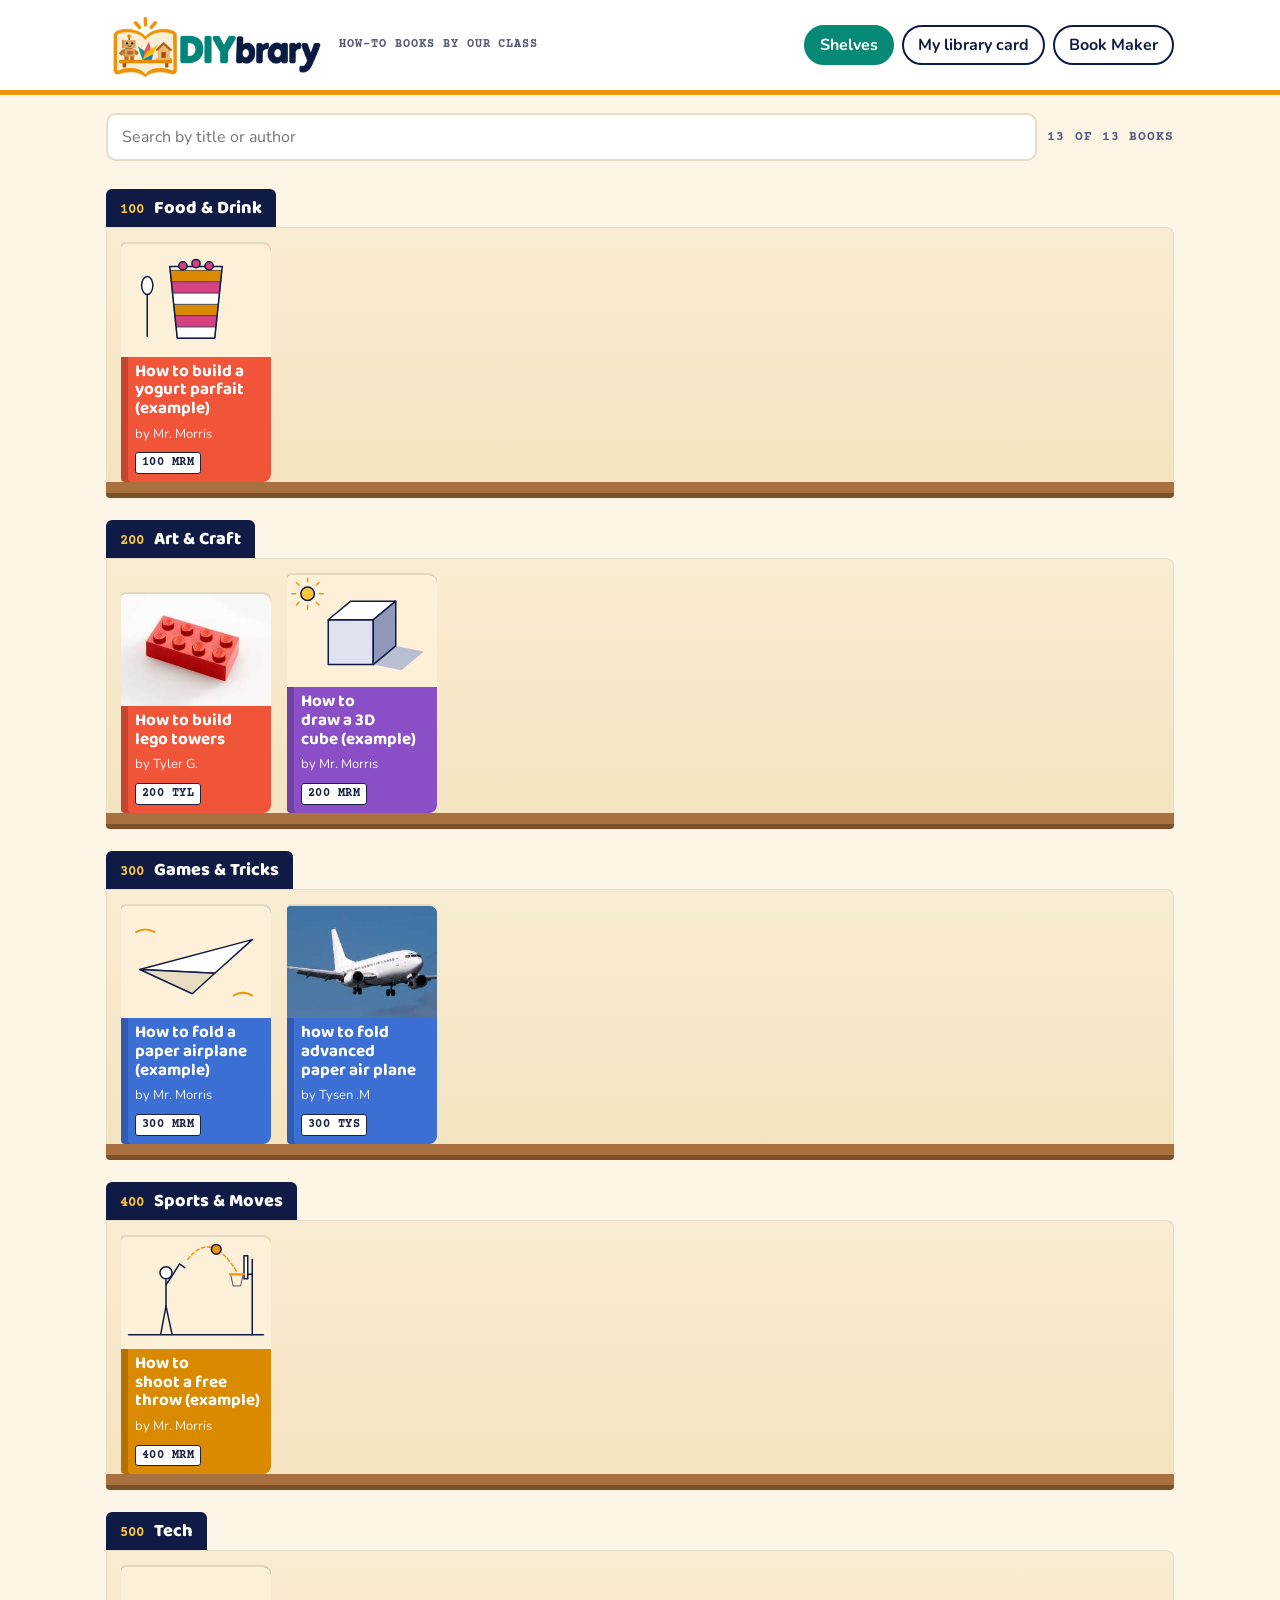
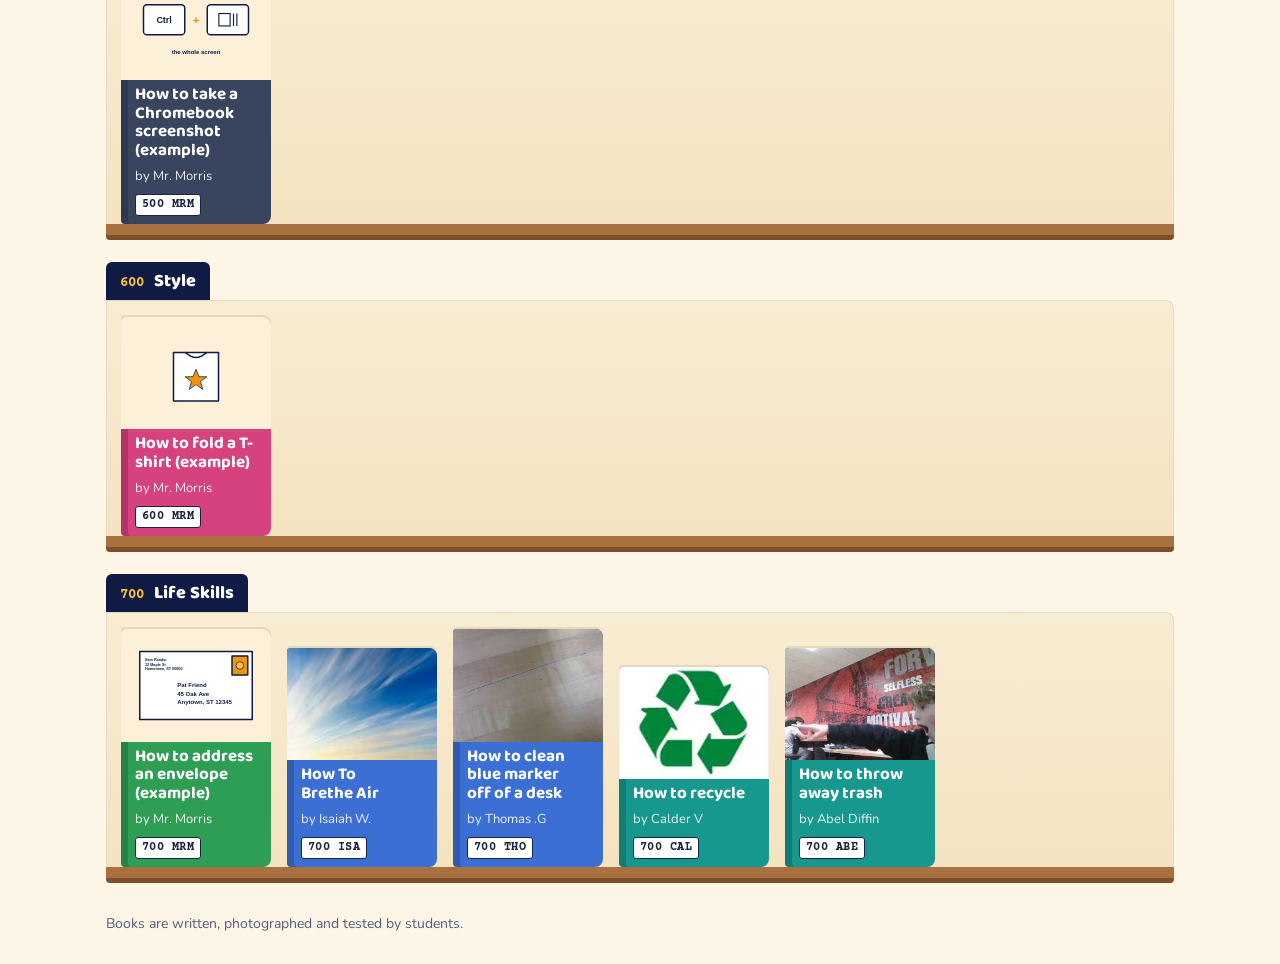
<file: GitHubUpload/index.html>
<!doctype html>
<html lang="en">
<head>
<meta charset="utf-8">
<meta name="viewport" content="width=device-width,initial-scale=1">
<link rel="icon" href="icon.png">
<title>DIYbrary</title>
<link rel="stylesheet" href="https://fonts.googleapis.com/css2?family=Baloo+2:wght@600;800&family=Courier+Prime:wght@400;700&family=Nunito:wght@400;600;700;800&display=swap">
<link rel="stylesheet" href="diy.css?v=2">
<style>
.tools{display:flex;gap:10px;flex-wrap:wrap;align-items:center;padding-block:18px 6px}
.tools input[type=search]{flex:1;min-width:200px;padding:10px 14px;border:2px solid var(--line);border-radius:10px;background:var(--card)}
.count{font:700 13px var(--type);color:var(--muted);text-transform:uppercase;letter-spacing:.08em}
.shelf{margin-top:22px}
.plate{display:inline-flex;gap:10px;align-items:baseline;background:var(--ink);color:#fff;border-radius:6px 6px 0 0;padding:5px 14px}
.plate b{font:700 14px var(--type);color:var(--mark)}
.plate{background:var(--ink)}
.plate span{font:800 18px var(--display)}
.row{display:flex;gap:16px;flex-wrap:wrap;align-items:flex-end;padding:16px 14px 0;background:linear-gradient(#f8ecd2,#f3e3c0);border:1px solid var(--line);border-bottom:0;border-radius:0 8px 0 0}
.plank{height:16px;background:var(--wood);border-bottom:5px solid var(--wood-dark);border-radius:0 0 4px 4px}
.book{width:150px;background:var(--bk);color:#fff;border:0;border-radius:4px 8px 8px 4px;padding:0 0 8px;text-align:left;cursor:pointer;display:flex;flex-direction:column;gap:6px;position:relative;box-shadow:inset 7px 0 0 rgba(0,0,0,.18),0 -2px 0 rgba(0,0,0,.08)}
.book:hover,.book:focus-visible{transform:translateY(-6px)}
@media (prefers-reduced-motion:no-preference){.book{transition:transform .12s}}
.book img,.book .noimg{width:100%;aspect-ratio:4/3;object-fit:cover;border-radius:4px 8px 0 0;background:rgba(255,255,255,.2);display:block}
.book h3{font-size:17px;padding:0 8px 0 14px;overflow-wrap:anywhere}
.book .by{font-size:13px;padding:0 8px 0 14px;opacity:.92}
.book .callno{margin:2px 8px 0 14px;align-self:flex-start}
.book .tried{position:absolute;top:6px;right:6px;font:700 11px var(--type);background:#fff;color:var(--accent);border:2px solid var(--accent);border-radius:4px;padding:1px 5px;transform:rotate(6deg);text-transform:uppercase}
.empty{background:var(--card);border:2px dashed var(--line);border-radius:12px;padding:28px;text-align:center;margin-top:22px}
.cardbox{background:var(--card);border:2px solid var(--ink);border-radius:12px;padding:20px;margin-top:22px;max-width:640px}
.cardbox h2{font-size:28px}
.cardbox .line{display:flex;gap:10px;align-items:center;flex-wrap:wrap;margin:12px 0}
.cardbox input{padding:8px 12px;border:2px solid var(--line);border-radius:8px}
.stamps{list-style:none;padding:0;margin:12px 0 0;display:flex;flex-direction:column;gap:6px;font-family:var(--type)}
.stamps li{display:flex;gap:10px;justify-content:space-between;border-bottom:1px dashed var(--line);padding:4px 0;flex-wrap:wrap}
footer{padding-block:30px;color:var(--muted);font-size:14px}
</style>
</head>
<body>
<header class="top"><div class="wrap">
  <a class="brand" href="#shelves"><img src="logo.png" alt="DIYbrary" onerror="this.outerHTML='<span class=word><b>DIY</b>brary</span>'"><small>How-to books by our class</small></a>
  <span class="sp"></span>
  <nav class="nav"><a href="#shelves" id="nav-shelves">Shelves</a><a href="#card" id="nav-card">My library card</a><a href="maker.html">Book Maker</a></nav>
</div></header>

<main class="wrap">
  <section id="v-shelves">
    <div class="tools">
      <input type="search" id="search" placeholder="Search by title or author" aria-label="Search books">
      <span class="count" id="count"></span>
    </div>
    <div id="shelves"></div>
  </section>

  <section id="v-card" hidden>
    <div class="cardbox">
      <h2>Library card</h2>
      <div class="line"><label for="cardname">Name on card</label><input id="cardname" maxlength="30" placeholder="First name"></div>
      <p id="rank"></p>
      <ul class="stamps" id="stamps"></ul>
      <p style="color:var(--muted);font-size:14px">Your card is saved on this Chromebook only.</p>
    </div>
  </section>
  <footer>Books are written, photographed and tested by students.</footer>
</main>

<script src="diy.js?v=2"></script>
<script>
const { CATS, esc, callNo, getCard, saveCard } = DIY;
let SHELF = [];
const $ = s => document.querySelector(s);

function drawShelves() {
  const q = $('#search').value.trim().toLowerCase();
  const card = getCard();
  const list = SHELF.filter(b => !q || (b.title + ' ' + b.author).toLowerCase().includes(q));
  $('#count').textContent = SHELF.length ? `${list.length} of ${SHELF.length} book${SHELF.length === 1 ? '' : 's'}` : '';
  if (!SHELF.length) { $('#shelves').innerHTML = `<div class="empty"><h2>The shelves are empty</h2><p>Books show up here after your teacher shelves them. Build yours in the <a href="maker.html">Book Maker</a>.</p></div>`; return; }
  if (!list.length) { $('#shelves').innerHTML = `<div class="empty"><p>No books match that search.</p></div>`; return; }
  $('#shelves').innerHTML = CATS.map(c => {
    const books = list.filter(b => b.cat === c.id).sort((a, b) => a.title.localeCompare(b.title));
    if (!books.length) return '';
    return `<div class="shelf"><div class="plate"><b>${c.no}</b><span>${esc(c.name)}</span></div>
      <div class="row">${books.map(b => `<button class="book" style="--bk:${esc(b.color)}" data-id="${esc(b.id)}">
        ${b.thumb ? `<img src="${esc(b.thumb)}" alt="">` : '<span class="noimg"></span>'}
        ${card.stamps[b.id] ? '<span class="tried">Tried it</span>' : ''}
        <h3>${esc(b.title)}</h3><span class="by">by ${esc(b.author)}</span><span class="callno">${esc(callNo(b))}</span></button>`).join('')}</div>
      <div class="plank"></div></div>`;
  }).join('');
}

function loadBook(id, v) {
  return new Promise((res, rej) => {
    if (!/^[a-z0-9-]+$/.test(id)) return rej();
    window.DIY_BOOK = b => res(b);
    const s = document.createElement('script');
    s.src = 'books/' + id + '.js?v=' + (v || 1); s.onerror = rej;
    document.head.appendChild(s); s.onload = () => s.remove();
  });
}
$('#shelves').addEventListener('click', async e => {
  const t = e.target.closest('.book'); if (!t) return;
  const meta = SHELF.find(b => b.id === t.dataset.id); if (!meta) return;
  try { const b = await loadBook(meta.id, meta.updated); b.id = meta.id; DIY.open(b, { stampable: true, onClose: drawShelves }); }
  catch (err) { t.querySelector('.by').textContent = 'This book could not be opened.'; }
});
$('#search').addEventListener('input', drawShelves);

function drawCard() {
  const c = getCard(), ids = Object.keys(c.stamps), n = ids.length;
  $('#cardname').value = c.name;
  const rank = n >= 10 ? 'Master Maker' : n >= 6 ? 'Maker' : n >= 3 ? 'Apprentice' : n >= 1 ? 'Reader' : 'Visitor';
  $('#rank').innerHTML = `<b>${n}</b> book${n === 1 ? '' : 's'} tried &middot; Rank: <b>${rank}</b>`;
  $('#stamps').innerHTML = ids.map(id => { const s = c.stamps[id]; return `<li><span>${esc(s.title)} <small>by ${esc(s.author)}</small></span><span>${esc(s.date)} ${s.stars ? '&#9733;'.repeat(s.stars) : ''}</span></li>`; }).join('') || '<li>No stamps yet. Finish a book and stamp your card.</li>';
}
$('#cardname').addEventListener('input', e => { const c = getCard(); c.name = e.target.value; saveCard(c); });

function route() {
  const v = location.hash === '#card' ? 'card' : 'shelves';
  $('#v-shelves').hidden = v !== 'shelves'; $('#v-card').hidden = v !== 'card';
  $('#nav-shelves').classList.toggle('on', v === 'shelves'); $('#nav-card').classList.toggle('on', v === 'card');
  if (v === 'card') drawCard(); else drawShelves();
}
addEventListener('hashchange', route);

/* books.js is rebuilt by "Shelve Books"; load it fresh each visit. */
const m = document.createElement('script');
m.src = 'books.js?t=' + Date.now();
m.onload = m.onerror = () => { SHELF = Array.isArray(window.DIY_SHELF) ? window.DIY_SHELF : []; route(); };
document.head.appendChild(m);
route();
</script>
</body>
</html>
</file>
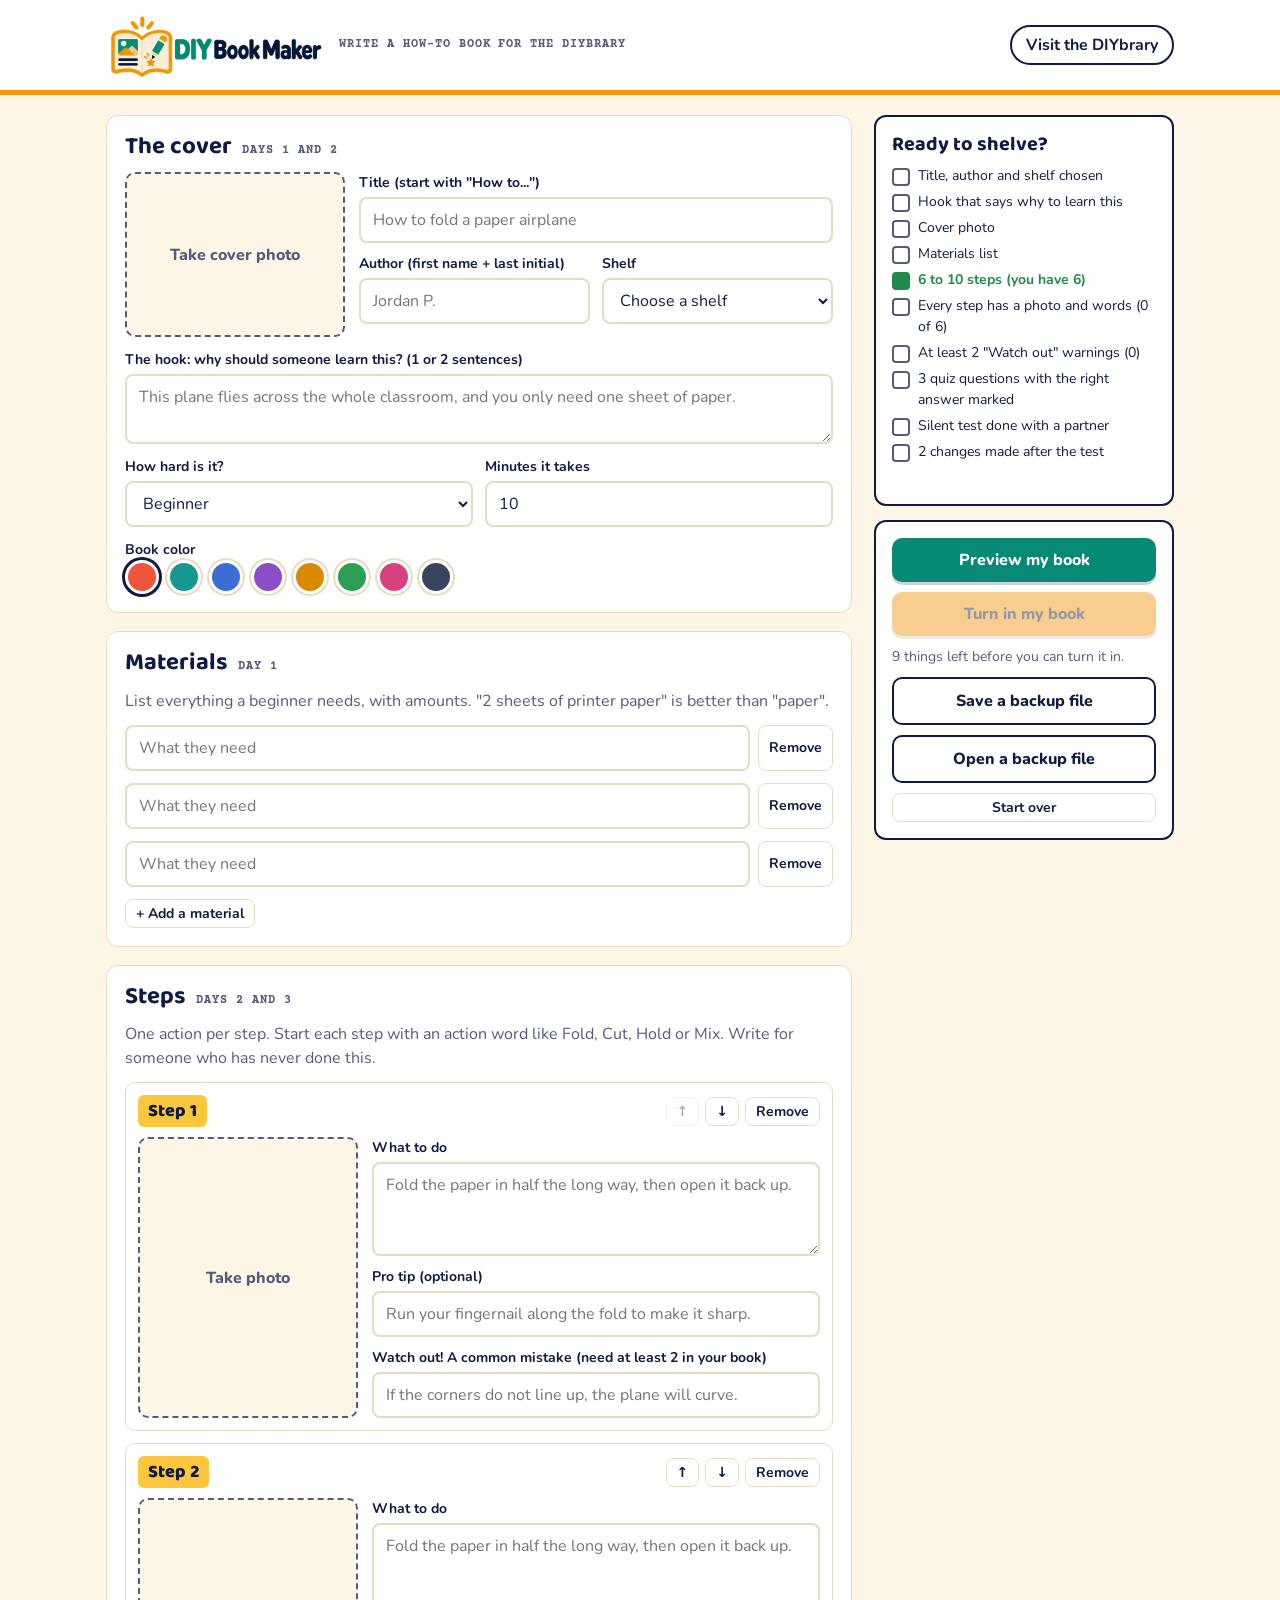
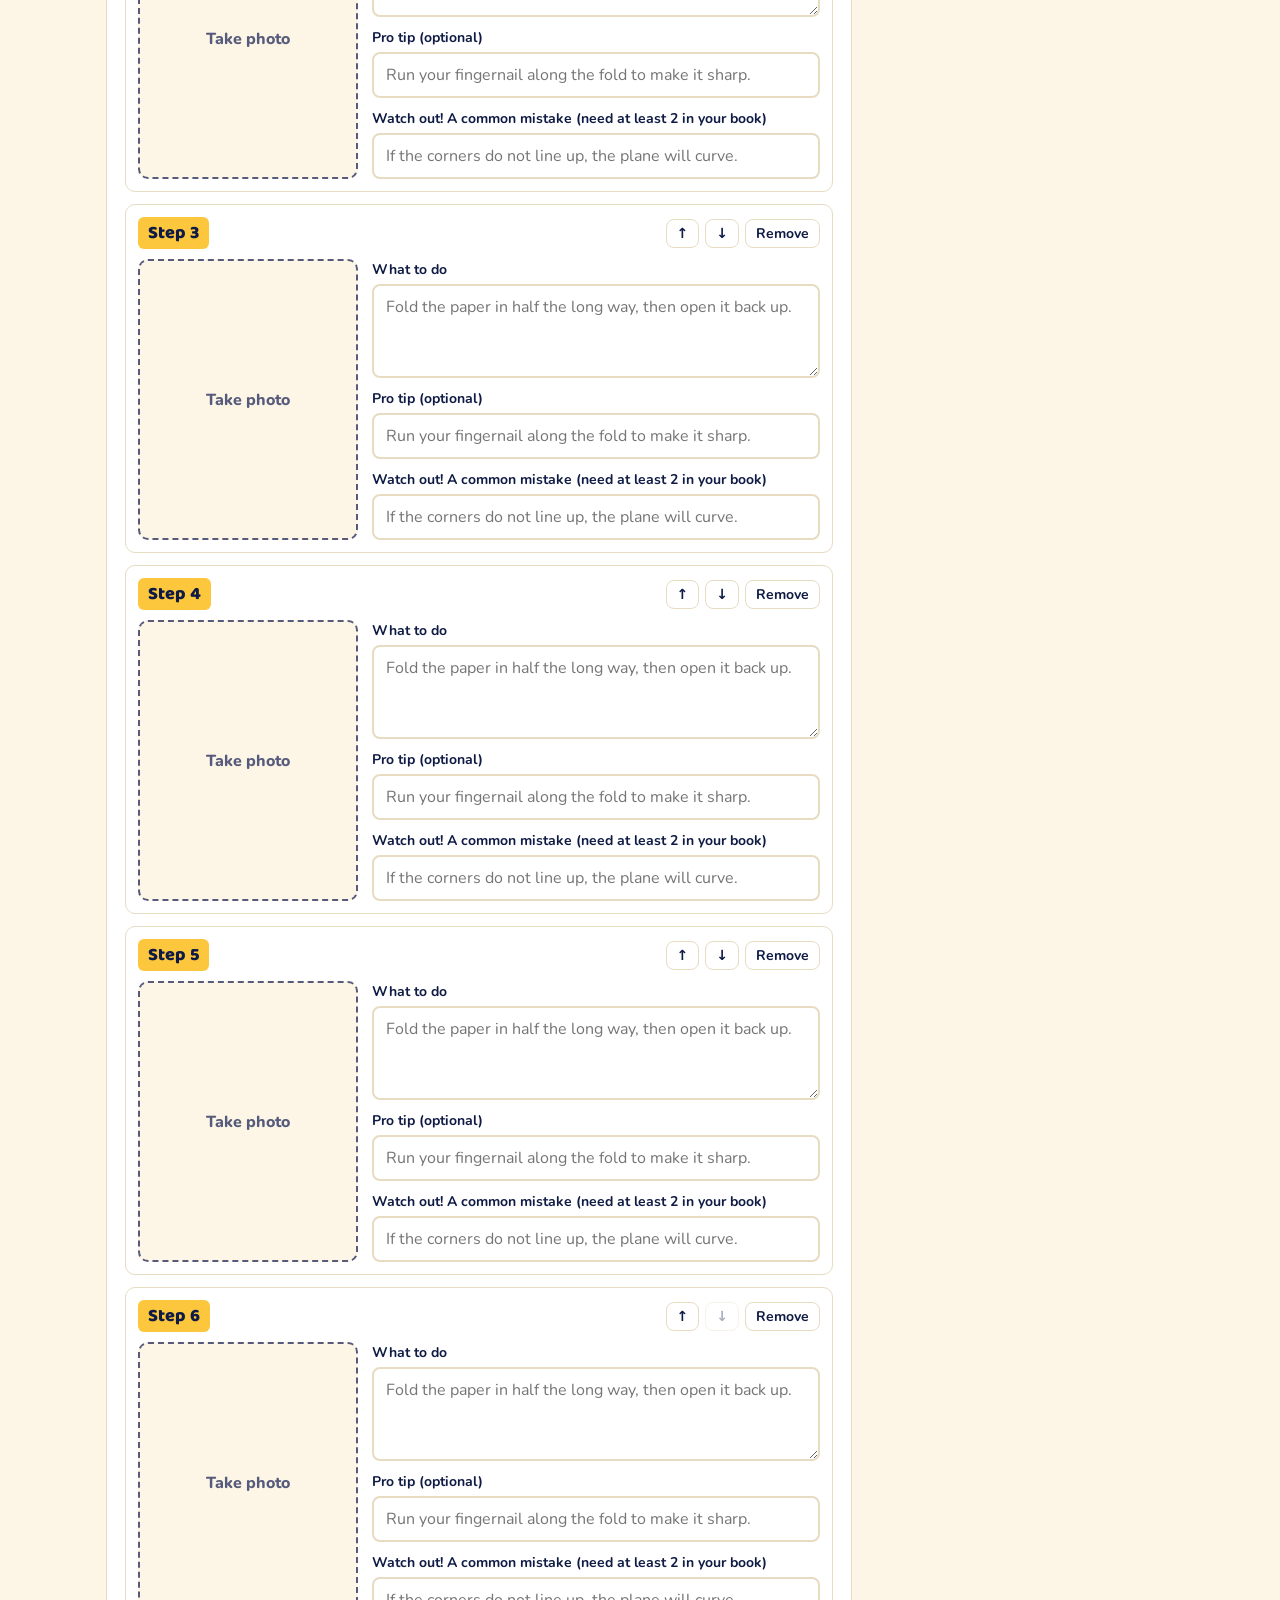
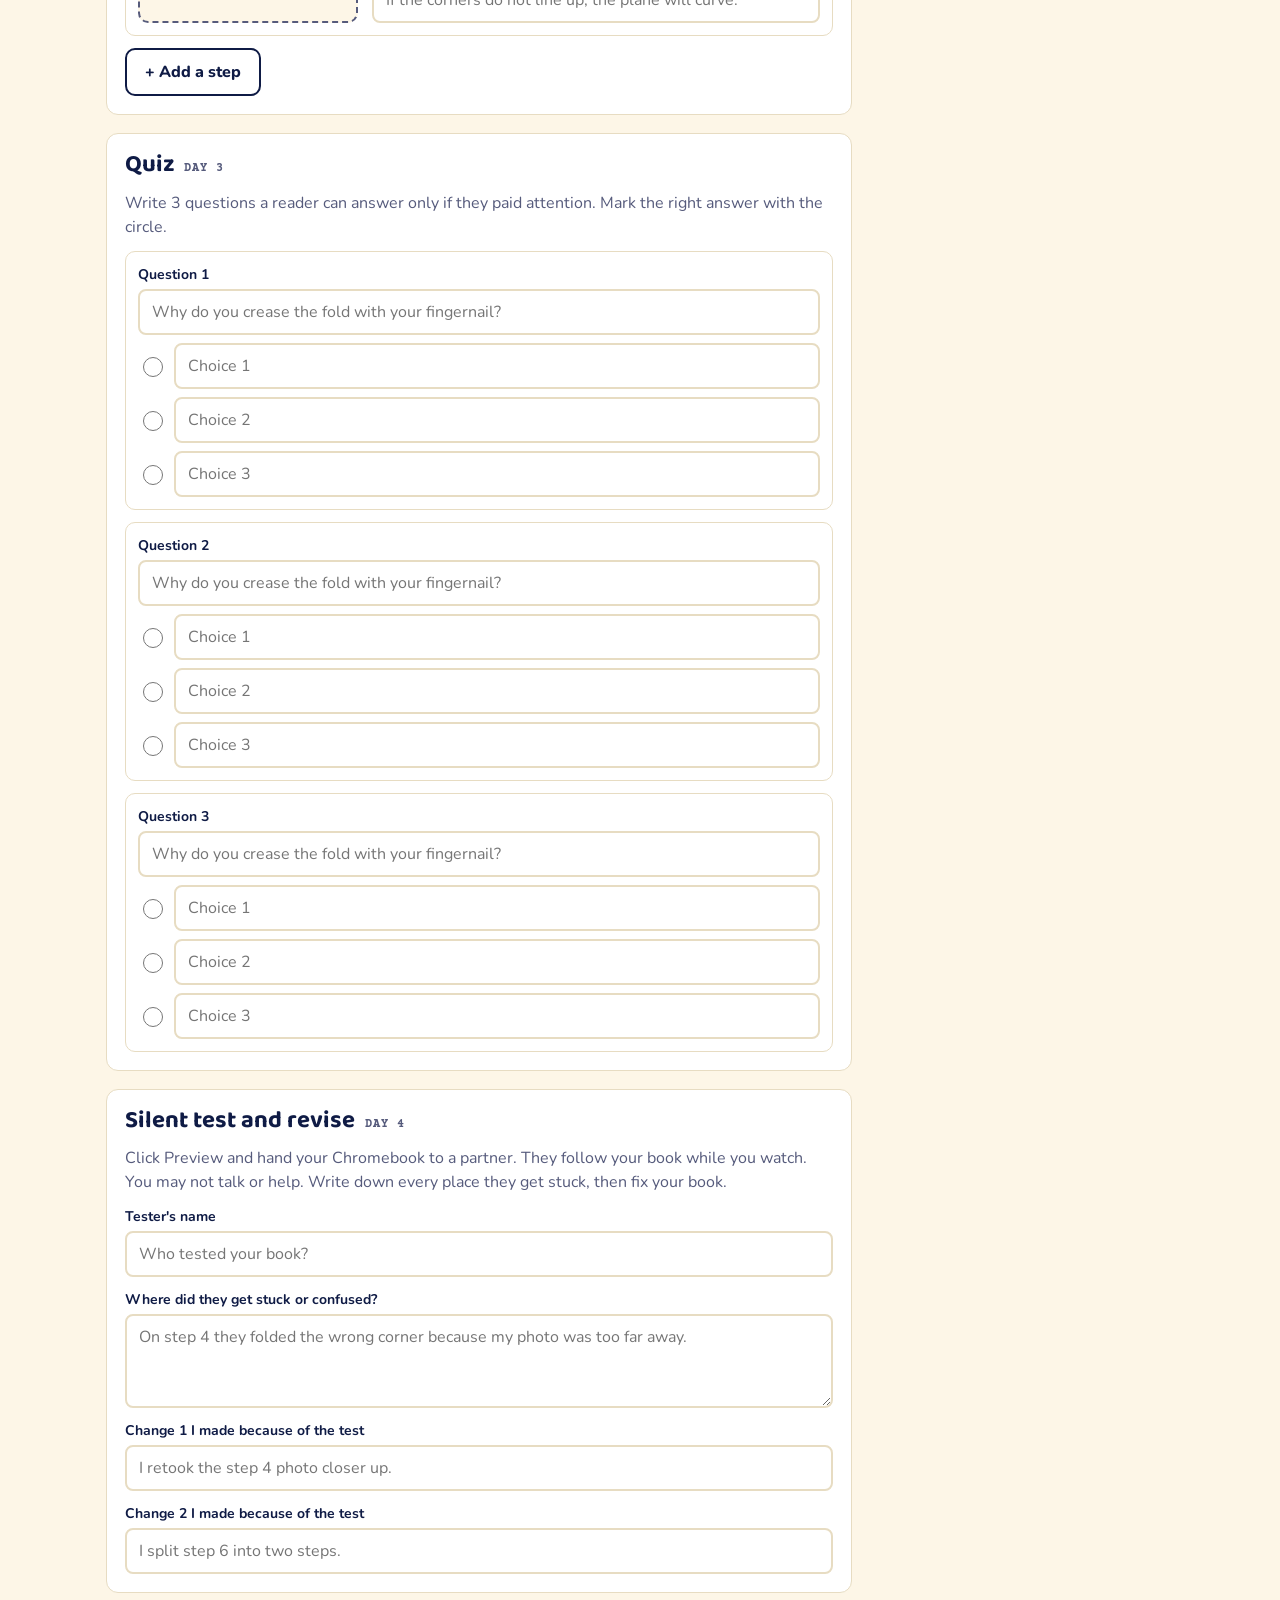
<file: GitHubUpload/maker.html>
<!doctype html>
<html lang="en">
<head>
<meta charset="utf-8">
<meta name="viewport" content="width=device-width,initial-scale=1">
<link rel="icon" href="icon.png">
<title>DIY Book Maker</title>
<link rel="stylesheet" href="https://fonts.googleapis.com/css2?family=Baloo+2:wght@600;800&family=Courier+Prime:wght@400;700&family=Nunito:wght@400;600;700;800&display=swap">
<link rel="stylesheet" href="diy.css?v=2">
<style>
.cols{display:grid;grid-template-columns:minmax(0,1fr) 300px;gap:22px;align-items:start;padding-block:20px 40px}
@media (max-width:860px){.cols{grid-template-columns:minmax(0,1fr)}}
.sec{background:var(--card);border:1px solid var(--line);border-radius:12px;padding:18px;display:flex;flex-direction:column;gap:12px;margin-bottom:18px}
.sec>h2{font-size:24px;display:flex;gap:10px;align-items:baseline;flex-wrap:wrap}
.sec>h2 small{font:700 12px var(--type);color:var(--muted);text-transform:uppercase;letter-spacing:.08em}
.sec p{margin:0;color:var(--muted)}
label{display:flex;flex-direction:column;gap:4px;font-weight:700;font-size:14px}
input[type=text],input[type=number],textarea,select{padding:9px 12px;border:2px solid var(--line);border-radius:8px;background:#fff;font-weight:400;font-size:16px;width:100%}
textarea{resize:vertical}
.grid2{display:grid;grid-template-columns:repeat(auto-fit,minmax(180px,1fr));gap:12px}
.coverrow,.steprow{display:flex;gap:14px;flex-wrap:wrap}
.photo{width:220px;max-width:100%;aspect-ratio:4/3;border:2px dashed var(--muted);border-radius:10px;background:var(--paper);cursor:pointer;padding:0;overflow:hidden;font-weight:800;color:var(--muted);flex:none}
.photo img{width:100%;height:100%;object-fit:cover;display:block}
.fields{flex:1;min-width:220px;display:flex;flex-direction:column;gap:10px}
.swatches{display:flex;gap:8px;flex-wrap:wrap}
.swatches button{width:34px;height:34px;border-radius:50%;border:3px solid #fff;box-shadow:0 0 0 2px var(--line);cursor:pointer;background:var(--c)}
.swatches button.on{box-shadow:0 0 0 3px var(--ink)}
.matrow{display:flex;gap:8px}
.step{border:1.5px solid var(--line);border-radius:10px;padding:12px;display:flex;flex-direction:column;gap:10px}
.stephead{display:flex;gap:6px;align-items:center}
.num{font:800 18px var(--display);background:var(--mark);border-radius:6px;padding:2px 10px}
.hint{font-size:13px;color:#8a5a00;background:#fff1c2;border-radius:6px;padding:4px 8px;margin:0}
.qbox{border:1.5px solid var(--line);border-radius:10px;padding:12px;display:flex;flex-direction:column;gap:8px}
.choice{display:flex;gap:8px;align-items:center}
.choice input[type=radio]{width:20px;height:20px;flex:none}
aside{position:sticky;top:12px;display:flex;flex-direction:column;gap:14px}
@media (max-width:860px){aside{position:static}}
.panel{background:var(--card);border:2px solid var(--ink);border-radius:12px;padding:16px;display:flex;flex-direction:column;gap:10px}
.panel h2{font-size:20px}
.todo{list-style:none;margin:0;padding:0;display:flex;flex-direction:column;gap:5px;font-size:14px}
.todo li{display:flex;gap:8px;align-items:flex-start}
.todo li::before{content:"";width:14px;height:14px;border:2px solid var(--muted);border-radius:4px;flex:none;margin-top:3px}
.todo li.ok{color:var(--good);font-weight:700}
.todo li.ok::before{background:var(--good);border-color:var(--good)}
.saved{font:700 12px var(--type);color:var(--muted);text-transform:uppercase;letter-spacing:.08em;min-height:16px}
#cam,#turned{position:fixed;inset:0;background:rgba(20,25,48,.9);z-index:60;display:flex;align-items:center;justify-content:center;padding:12px}
.cambox{background:var(--card);border-radius:14px;padding:16px;width:min(680px,100%);display:flex;flex-direction:column;gap:12px}
.cambox video,.cambox img{width:100%;aspect-ratio:4/3;object-fit:cover;background:#000;border-radius:10px;display:block}
.camrow{display:flex;gap:10px;flex-wrap:wrap;align-items:center}
</style>
</head>
<body>
<header class="top"><div class="wrap">
  <a class="brand" href="index.html"><img src="logo-maker.png" alt="DIY Book Maker" onerror="this.outerHTML='<span class=word><b>DIY</b> Book Maker</span>'"><small>Write a how-to book for the DIYbrary</small></a>
  <span class="sp"></span>
  <nav class="nav"><a href="index.html">Visit the DIYbrary</a></nav>
</div></header>

<main class="wrap"><div class="cols">
  <div id="form"></div>
  <aside>
    <div class="panel">
      <h2>Ready to shelve?</h2>
      <ul class="todo" id="todo"></ul>
      <div class="saved" id="saved" aria-live="polite"></div>
    </div>
    <div class="panel">
      <button class="btn teal" data-act="preview">Preview my book</button>
      <button class="btn" data-act="turnin" id="turnin">Turn in my book</button>
      <p id="turnmsg" style="margin:0;font-size:14px;color:var(--muted)"></p>
      <button class="btn alt" data-act="backup">Save a backup file</button>
      <button class="btn alt" data-act="openfile">Open a backup file</button>
      <button class="mini" data-act="startover">Start over</button>
      <input type="file" id="filein" accept=".diybook,.json,application/json" hidden>
    </div>
  </aside>
</div></main>

<div id="cam" hidden role="dialog" aria-modal="true" aria-label="Take a photo">
  <div class="cambox">
    <video id="camvid" playsinline muted></video>
    <img id="camshot" alt="Your photo" hidden>
    <p id="cammsg" style="margin:0;color:var(--bad);font-weight:700"></p>
    <div class="camrow" id="camlive"><button class="btn" id="camsnap">Snap photo</button><button class="btn alt" id="camflip">Switch camera</button><button class="btn alt" id="camup">Upload a photo instead</button><span class="sp"></span><button class="mini" id="camx">Cancel</button></div>
    <div class="camrow" id="camdone" hidden><button class="btn" id="camuse">Use this photo</button><button class="btn alt" id="camre">Retake</button></div>
    <p style="margin:0;font-size:14px;color:var(--muted)">Get close. Show your hands doing the step. Use a plain background. No faces needed.</p>
    <input type="file" id="camfile" accept="image/*" hidden>
  </div>
</div>

<div id="turned" hidden role="dialog" aria-modal="true" aria-labelledby="turnedh">
  <div class="cambox">
    <h2 id="turnedh">One more step: hand it in</h2>
    <p style="margin:0">Your book file is saved in the <b>Downloads</b> folder on this Chromebook. It is called:</p>
    <p class="callno" id="turnedname" style="font-size:15px;padding:8px;overflow-wrap:anywhere"></p>
    <ol style="margin:0;padding-left:22px;font-size:17px;line-height:1.6">
      <li>Open <b>Google Classroom</b> and find the DIYbrary assignment.</li>
      <li>Click <b>Add or create</b>, then <b>File</b>.</li>
      <li>Choose the book file from <b>Downloads</b>.</li>
      <li>Click <b>Turn in</b>.</li>
    </ol>
    <p style="margin:0;color:var(--muted)">Your book is not turned in until you finish these steps. If you change your book later, click Turn in my book again and attach the new file.</p>
    <div class="camrow"><button class="btn" id="turnedok">Got it</button></div>
  </div>
</div>

<script src="diy.js?v=2"></script>
<script>
const { CATS, COLORS, DIFF, esc, slug, clean } = DIY;
const $ = s => document.querySelector(s);
const blankStep = () => ({ img: '', text: '', tip: '', warn: '' });
const blank = () => ({ title: '', author: '', cat: '', hook: '', diff: 1, mins: 10, color: COLORS[0], cover: '', materials: ['', '', ''],
  steps: [1, 2, 3, 4, 5, 6].map(blankStep), quiz: [0, 1, 2].map(() => ({ q: '', choices: ['', '', ''], answer: -1 })), test: { tester: '', stuck: '', changes: ['', ''] } });
let D = blank();

/* ---------- saving (IndexedDB, on this Chromebook) ---------- */
let dbp = null;
function db() { return dbp || (dbp = new Promise((res, rej) => { const r = indexedDB.open('diybrary-maker', 1); r.onupgradeneeded = () => r.result.createObjectStore('kv'); r.onsuccess = () => res(r.result); r.onerror = () => rej(r.error); })); }
async function dbGet(k) { const d = await db(); return new Promise((res, rej) => { const r = d.transaction('kv').objectStore('kv').get(k); r.onsuccess = () => res(r.result); r.onerror = () => rej(r.error); }); }
async function dbSet(k, v) { const d = await db(); return new Promise((res, rej) => { const t = d.transaction('kv', 'readwrite'); t.objectStore('kv').put(v, k); t.oncomplete = res; t.onerror = () => rej(t.error); }); }
let saveT = null;
function save() {
  $('#saved').textContent = 'Saving...';
  clearTimeout(saveT);
  saveT = setTimeout(async () => { try { await dbSet('draft', D); $('#saved').textContent = 'Saved on this Chromebook'; } catch (e) { $('#saved').textContent = 'Could not save here. Save a backup file!'; } }, 500);
}
function adopt(raw) { const c = clean(raw); c.test = c.test || { tester: '', stuck: '', changes: ['', ''] }; while (c.materials.length < 1) c.materials.push(''); while (c.steps.length < 1) c.steps.push(blankStep()); delete c.thumb; return c; }

/* ---------- checklist ---------- */
const WEAK = ['i', 'you', 'then', 'next', 'after', 'first', 'now', 'so', 'and', 'the', 'we', 'your', 'once', 'when', 'finally', 'lastly', 'second', 'third'];
const weakStart = t => { const w = (t.trim().split(/[\s,]+/)[0] || '').toLowerCase(); return w && WEAK.includes(w); };
function checks() {
  const s = D.steps, f = v => v.trim().length > 0;
  return [
    { ok: f(D.title) && f(D.author) && !!D.cat, text: 'Title, author and shelf chosen' },
    { ok: D.hook.trim().length >= 20, text: 'Hook that says why to learn this' },
    { ok: !!D.cover, text: 'Cover photo' },
    { ok: D.materials.filter(f).length >= 1, text: 'Materials list' },
    { ok: s.length >= 6 && s.length <= 10, text: `6 to 10 steps (you have ${s.length})` },
    { ok: s.every(x => x.img && f(x.text)), text: `Every step has a photo and words (${s.filter(x => x.img && f(x.text)).length} of ${s.length})` },
    { ok: s.filter(x => f(x.warn)).length >= 2, text: `At least 2 "Watch out" warnings (${s.filter(x => f(x.warn)).length})` },
    { ok: D.quiz.every(q => f(q.q) && q.choices.every(f) && q.answer >= 0), text: '3 quiz questions with the right answer marked' },
    { ok: f(D.test.tester) && f(D.test.stuck), text: 'Silent test done with a partner' },
    { ok: D.test.changes.every(f), text: '2 changes made after the test' }
  ];
}
function drawTodo() {
  const c = checks(), left = c.filter(x => !x.ok).length;
  $('#todo').innerHTML = c.map(x => `<li class="${x.ok ? 'ok' : ''}">${esc(x.text)}</li>`).join('');
  $('#turnin').disabled = left > 0;
  $('#turnmsg').textContent = left ? `${left} thing${left === 1 ? '' : 's'} left before you can turn it in.` : 'Everything is checked. Turn it in!';
}

/* ---------- the form ---------- */
const ta = (p, v, max, rows, ph) => `<textarea data-p="${p}" maxlength="${max}" rows="${rows}" placeholder="${esc(ph)}">${esc(v)}</textarea>`;
const tx = (p, v, max, ph) => `<input type="text" data-p="${p}" maxlength="${max}" value="${esc(v)}" placeholder="${esc(ph)}">`;
function draw() {
  const n = D.steps.length;
  $('#form').innerHTML = `
  <section class="sec"><h2>The cover <small>Days 1 and 2</small></h2>
    <div class="coverrow">
      <button class="photo" data-act="cover">${D.cover ? `<img src="${esc(D.cover)}" alt="Cover photo">` : 'Take cover photo'}</button>
      <div class="fields">
        <label>Title (start with "How to...")${tx('title', D.title, 60, 'How to fold a paper airplane')}</label>
        <div class="grid2">
          <label>Author (first name + last initial)${tx('author', D.author, 30, 'Jordan P.')}</label>
          <label>Shelf<select data-p="cat"><option value="">Choose a shelf</option>${CATS.map(c => `<option value="${c.id}" ${D.cat === c.id ? 'selected' : ''}>${c.no} ${esc(c.name)}</option>`).join('')}</select></label>
        </div>
      </div>
    </div>
    <label>The hook: why should someone learn this? (1 or 2 sentences)${ta('hook', D.hook, 240, 2, 'This plane flies across the whole classroom, and you only need one sheet of paper.')}</label>
    <div class="grid2">
      <label>How hard is it?<select data-p="diff">${[1, 2, 3].map(i => `<option value="${i}" ${D.diff === i ? 'selected' : ''}>${DIFF[i]}</option>`).join('')}</select></label>
      <label>Minutes it takes<input type="number" data-p="mins" min="1" max="60" value="${D.mins}"></label>
    </div>
    <div><label>Book color</label><div class="swatches">${COLORS.map(c => `<button style="--c:${c}" class="${D.color === c ? 'on' : ''}" data-act="color" data-c="${c}" aria-label="Book color ${c}"></button>`).join('')}</div></div>
  </section>

  <section class="sec"><h2>Materials <small>Day 1</small></h2>
    <p>List everything a beginner needs, with amounts. "2 sheets of printer paper" is better than "paper".</p>
    ${D.materials.map((m, i) => `<div class="matrow">${tx('materials.' + i, m, 60, 'What they need')}<button class="mini" data-act="delmat" data-i="${i}" ${D.materials.length < 2 ? 'disabled' : ''} aria-label="Remove material ${i + 1}">Remove</button></div>`).join('')}
    <div><button class="mini" data-act="addmat" ${D.materials.length >= 15 ? 'disabled' : ''}>+ Add a material</button></div>
  </section>

  <section class="sec"><h2>Steps <small>Days 2 and 3</small></h2>
    <p>One action per step. Start each step with an action word like Fold, Cut, Hold or Mix. Write for someone who has never done this.</p>
    ${D.steps.map((s, i) => `<div class="step">
      <div class="stephead"><span class="num">Step ${i + 1}</span><span class="sp"></span>
        <button class="mini" data-act="up" data-i="${i}" ${i === 0 ? 'disabled' : ''} aria-label="Move step ${i + 1} up">&uarr;</button>
        <button class="mini" data-act="down" data-i="${i}" ${i === n - 1 ? 'disabled' : ''} aria-label="Move step ${i + 1} down">&darr;</button>
        <button class="mini" data-act="delstep" data-i="${i}" ${n < 2 ? 'disabled' : ''}>Remove</button></div>
      <div class="steprow">
        <button class="photo" data-act="photo" data-i="${i}">${s.img ? `<img src="${esc(s.img)}" alt="Photo for step ${i + 1}">` : 'Take photo'}</button>
        <div class="fields">
          <label>What to do${ta('steps.' + i + '.text', s.text, 220, 3, 'Fold the paper in half the long way, then open it back up.')}</label>
          <p class="hint" data-hint="${i}" ${weakStart(s.text) ? '' : 'hidden'}>Try starting with an action word (Fold, Cut, Press) instead.</p>
          <label>Pro tip (optional)${tx('steps.' + i + '.tip', s.tip, 140, 'Run your fingernail along the fold to make it sharp.')}</label>
          <label>Watch out! A common mistake (need at least 2 in your book)${tx('steps.' + i + '.warn', s.warn, 140, 'If the corners do not line up, the plane will curve.')}</label>
        </div>
      </div></div>`).join('')}
    <div><button class="btn alt" data-act="addstep" ${n >= 10 ? 'disabled' : ''}>+ Add a step</button></div>
  </section>

  <section class="sec"><h2>Quiz <small>Day 3</small></h2>
    <p>Write 3 questions a reader can answer only if they paid attention. Mark the right answer with the circle.</p>
    ${D.quiz.map((q, qi) => `<div class="qbox"><label>Question ${qi + 1}${tx('quiz.' + qi + '.q', q.q, 140, 'Why do you crease the fold with your fingernail?')}</label>
      ${q.choices.map((c, ci) => `<div class="choice"><input type="radio" name="ans${qi}" data-ans="${qi}" value="${ci}" ${q.answer === ci ? 'checked' : ''} aria-label="Choice ${ci + 1} is the right answer">${tx('quiz.' + qi + '.choices.' + ci, c, 80, 'Choice ' + (ci + 1))}</div>`).join('')}</div>`).join('')}
  </section>

  <section class="sec"><h2>Silent test and revise <small>Day 4</small></h2>
    <p>Click Preview and hand your Chromebook to a partner. They follow your book while you watch. You may not talk or help. Write down every place they get stuck, then fix your book.</p>
    <label>Tester's name${tx('test.tester', D.test.tester, 30, 'Who tested your book?')}</label>
    <label>Where did they get stuck or confused?${ta('test.stuck', D.test.stuck, 400, 3, 'On step 4 they folded the wrong corner because my photo was too far away.')}</label>
    <label>Change 1 I made because of the test${tx('test.changes.0', D.test.changes[0], 200, 'I retook the step 4 photo closer up.')}</label>
    <label>Change 2 I made because of the test${tx('test.changes.1', D.test.changes[1], 200, 'I split step 6 into two steps.')}</label>
  </section>`;
  drawTodo();
}

function setPath(path, val) {
  const ks = path.split('.'); let o = D;
  for (let i = 0; i < ks.length - 1; i++) o = o[ks[i]];
  o[ks[ks.length - 1]] = val;
}
$('#form').addEventListener('input', e => {
  const t = e.target;
  if (t.dataset.ans != null) { D.quiz[+t.dataset.ans].answer = +t.value; }
  else if (t.dataset.p) {
    const p = t.dataset.p;
    setPath(p, p === 'diff' ? +t.value : p === 'mins' ? Math.max(1, Math.min(60, +t.value || 1)) : t.value);
    const m = /^steps\.(\d+)\.text$/.exec(p);
    if (m) { const h = document.querySelector(`[data-hint="${m[1]}"]`); if (h) h.hidden = !weakStart(t.value); }
  } else return;
  drawTodo(); save();
});

/* two-click confirm for anything that deletes */
function sure(btn, label) {
  if (btn.dataset.sure) return true;
  btn.dataset.sure = '1'; const old = btn.textContent; btn.textContent = label;
  setTimeout(() => { if (btn.isConnected) { delete btn.dataset.sure; btn.textContent = old; } }, 3000);
  return false;
}
document.addEventListener('click', async e => {
  const t = e.target.closest('[data-act]'); if (!t || t.closest('#player')) return;
  const a = t.dataset.act, i = +t.dataset.i;
  if (a === 'cover') return openCam(u => { D.cover = u; changed(); });
  if (a === 'photo') return openCam(u => { D.steps[i].img = u; changed(); });
  if (a === 'color') { D.color = t.dataset.c; return changed(); }
  if (a === 'addmat') { D.materials.push(''); return changed(); }
  if (a === 'delmat') { D.materials.splice(i, 1); return changed(); }
  if (a === 'addstep') { if (D.steps.length < 10) D.steps.push(blankStep()); return changed(); }
  if (a === 'delstep') { if (!sure(t, 'Really remove?')) return; D.steps.splice(i, 1); return changed(); }
  if (a === 'up' || a === 'down') { const j = a === 'up' ? i - 1 : i + 1; [D.steps[i], D.steps[j]] = [D.steps[j], D.steps[i]]; return changed(); }
  if (a === 'preview') return DIY.open(Object.assign({}, D, { id: '' }), { preview: true, notes: true });
  if (a === 'backup') return download();
  if (a === 'turnin') { if (!t.disabled) { $('#turnedname').textContent = await download(); $('#turned').hidden = false; $('#turnedok').focus(); } return; }
  if (a === 'openfile') { if (!sure(t, 'This replaces your book. Click again')) return; return $('#filein').click(); }
  if (a === 'startover') { if (!sure(t, 'Erase everything? Click again')) return; D = blank(); return changed(); }
});
function changed() { draw(); save(); }

/* ---------- files ---------- */
function thumbOf(src) {
  return new Promise(res => { if (!src) return res(''); const im = new Image(); im.onload = () => { const c = document.createElement('canvas'); c.width = 240; c.height = 180; c.getContext('2d').drawImage(im, 0, 0, 240, 180); res(c.toDataURL('image/jpeg', .6)); }; im.onerror = () => res(''); im.src = src; });
}
async function download() {
  const b = Object.assign({}, D, { id: [slug(D.title), slug(D.author)].filter(Boolean).join('-') || 'my-book', thumb: await thumbOf(D.cover), updated: Date.now() });
  const blob = new Blob([JSON.stringify(b)], { type: 'application/json' });
  const a = document.createElement('a'); a.href = URL.createObjectURL(blob);
  a.download = ((D.author.trim() || 'Author') + ' - ' + (D.title.trim() || 'My book')).replace(/[\\/:*?"<>|]+/g, '') + '.diybook';
  document.body.appendChild(a); a.click(); a.remove(); setTimeout(() => URL.revokeObjectURL(a.href), 4000);
  $('#saved').textContent = 'File saved to Downloads';
  return a.download;
}
$('#turnedok').onclick = () => { $('#turned').hidden = true; };
$('#filein').addEventListener('change', async e => {
  const f = e.target.files[0]; e.target.value = ''; if (!f) return;
  try { D = adopt(JSON.parse(await f.text())); changed(); $('#saved').textContent = 'Backup opened'; }
  catch (err) { $('#saved').textContent = 'That file is not a DIY book.'; }
});

/* ---------- camera ---------- */
let camStream = null, camCb = null, camFacing = 'user', camData = '';
const vid = $('#camvid');
function crop(src, sw, sh) {
  const W = 960, H = 720, r = W / H; let w = sw, h = sh, x = 0, y = 0;
  if (sw / sh > r) { w = sh * r; x = (sw - w) / 2; } else { h = sw / r; y = (sh - h) / 2; }
  const c = document.createElement('canvas'); c.width = W; c.height = H; c.getContext('2d').drawImage(src, x, y, w, h, 0, 0, W, H);
  return c.toDataURL('image/jpeg', .72);
}
function stopCam() { if (camStream) camStream.getTracks().forEach(t => t.stop()); camStream = null; vid.srcObject = null; }
async function startCam() {
  stopCam(); $('#cammsg').textContent = '';
  try {
    camStream = await navigator.mediaDevices.getUserMedia({ video: { facingMode: camFacing, width: { ideal: 1280 }, height: { ideal: 960 } }, audio: false });
    vid.srcObject = camStream; await vid.play();
  } catch (e) { $('#cammsg').textContent = 'The camera is not available. Allow camera access when asked, or upload a photo instead.'; }
}
function camMode(done) { $('#camlive').hidden = done; $('#camdone').hidden = !done; vid.hidden = done; $('#camshot').hidden = !done; }
function openCam(cb) { camCb = cb; camData = ''; $('#cam').hidden = false; camMode(false); startCam(); }
function closeCam() { stopCam(); $('#cam').hidden = true; camCb = null; }
function shot(u) { camData = u; $('#camshot').src = u; camMode(true); stopCam(); }
$('#camsnap').onclick = () => { if (!camStream || !vid.videoWidth) { $('#cammsg').textContent = 'The camera is not ready yet.'; return; } shot(crop(vid, vid.videoWidth, vid.videoHeight)); };
$('#camflip').onclick = () => { camFacing = camFacing === 'user' ? 'environment' : 'user'; startCam(); };
$('#camre').onclick = () => { camMode(false); startCam(); };
$('#camuse').onclick = () => { const cb = camCb, u = camData; closeCam(); if (cb && u) cb(u); };
$('#camx').onclick = closeCam;
$('#camup').onclick = () => $('#camfile').click();
$('#camfile').addEventListener('change', e => {
  const f = e.target.files[0]; e.target.value = ''; if (!f) return;
  const im = new Image(), url = URL.createObjectURL(f);
  im.onload = () => { shot(crop(im, im.naturalWidth, im.naturalHeight)); URL.revokeObjectURL(url); };
  im.onerror = () => { $('#cammsg').textContent = 'That file is not a picture.'; URL.revokeObjectURL(url); };
  im.src = url;
});
document.addEventListener('keydown', e => { if (e.key === 'Escape' && !$('#cam').hidden) closeCam(); });

/* ---------- start ---------- */
draw();
dbGet('draft').then(d => { if (d) { D = adopt(d); draw(); $('#saved').textContent = 'Picked up where you left off'; } }).catch(() => {});
</script>
</body>
</html>
</file>
<file: GitHubUpload/diy.css>
/* DIYbrary shared styles. Layout: a paper-colored reading room; books face out on wooden shelves; the open book is a centered page. */
:root{
  /* colors come from the DIYbrary logo: teal, navy, orange, cream */
  --paper:#fdf6e7; --card:#ffffff; --ink:#0f1b45; --muted:#565b7c; --line:#e7dcc2;
  --accent:#f0940a; --accent-ink:#0f1b45; --mark:#fcc63d; --teal:#078a75; --good:#1f8a4c; --bad:#c7362b;
  --wood:#a8713f; --wood-dark:#7d5029;
  --display:"Baloo 2","Trebuchet MS",system-ui,sans-serif;
  --body:"Nunito","Segoe UI",system-ui,sans-serif;
  --type:"Courier Prime","Courier New",monospace;
}
*{box-sizing:border-box}
html,body{margin:0}
body{background:var(--paper);color:var(--ink);font:16px/1.5 var(--body)}
h1,h2,h3{font-family:var(--display);line-height:1.1;margin:0;text-wrap:balance}
button,input,textarea,select{font:inherit;color:inherit}
[hidden]{display:none!important}
:focus-visible{outline:3px solid var(--teal);outline-offset:2px}
.wrap{max-width:1100px;margin:0 auto;padding-left:max(16px,env(safe-area-inset-left,0px));padding-right:max(16px,env(safe-area-inset-right,0px))}

/* top bar */
.top{background:var(--card);color:var(--ink);border-bottom:5px solid var(--accent)}
.top .wrap{display:flex;align-items:center;gap:16px;flex-wrap:wrap;padding-block:8px}
.brand{display:flex;align-items:center;gap:14px;text-decoration:none;color:var(--ink);flex-wrap:wrap}
.brand img{height:74px;width:auto;display:block}
.brand .word{font:800 30px/1 var(--display);letter-spacing:.5px}
.brand .word b{color:var(--teal)}
.brand small{display:block;font:700 12px/1.2 var(--type);color:var(--muted);letter-spacing:.08em;text-transform:uppercase}
.sp{flex:1}
.nav{display:flex;gap:8px;flex-wrap:wrap}
.nav a,.nav button{background:transparent;border:2px solid var(--ink);color:var(--ink);border-radius:999px;padding:6px 14px;text-decoration:none;font-weight:700;cursor:pointer}
.nav a.on,.nav button.on{background:var(--teal);border-color:var(--teal);color:#fff}

/* buttons */
.btn{background:var(--accent);color:var(--accent-ink);border:0;border-radius:10px;padding:10px 18px;font-weight:800;cursor:pointer;box-shadow:0 3px 0 rgba(0,0,0,.18);text-decoration:none;display:inline-block}
.btn:active{transform:translateY(2px);box-shadow:0 1px 0 rgba(0,0,0,.18)}
.btn.alt{background:var(--card);color:var(--ink);border:2px solid var(--ink);box-shadow:none}
.btn.teal{background:var(--teal);color:#fff}
.btn:disabled{opacity:.45;cursor:not-allowed}
.mini{background:var(--card);border:1.5px solid var(--line);border-radius:8px;padding:3px 10px;cursor:pointer;font-weight:700;font-size:14px}
.mini:disabled{opacity:.35}
.callno{font:700 12px/1.15 var(--type);background:#fff;color:#1c2340;border:1.5px solid #1c2340;border-radius:3px;padding:3px 6px;text-align:center;letter-spacing:.04em}

/* the open book (player) */
#player{position:fixed;inset:0;background:rgba(20,25,48,.82);z-index:50;display:flex;align-items:center;justify-content:center;padding:max(12px,env(safe-area-inset-top,0px)) 12px 12px}
.page{background:var(--card);width:min(780px,100%);max-height:100%;border-radius:14px;display:flex;flex-direction:column;overflow:hidden;border-top:10px solid var(--bk,var(--accent))}
.pagehead{display:flex;align-items:center;gap:10px;padding:10px 16px;border-bottom:1px solid var(--line);font:700 13px var(--type);text-transform:uppercase;letter-spacing:.08em;color:var(--muted)}
.pagebody{padding:18px 20px;overflow:auto;flex:1;display:flex;flex-direction:column;gap:14px}
.pagefoot{display:flex;align-items:center;gap:10px;padding:10px 16px;border-top:1px solid var(--line)}
.dots{display:flex;gap:5px;flex:1;justify-content:center;flex-wrap:wrap}
.dots i{width:9px;height:9px;border-radius:50%;background:var(--line)}
.dots i.on{background:var(--bk,var(--accent))}
.shot{width:100%;max-width:560px;aspect-ratio:4/3;object-fit:cover;border-radius:10px;background:var(--paper);align-self:center;border:1px solid var(--line)}
.pagebody h2{font-size:34px}
.pagebody .big{font-size:21px;line-height:1.4;font-weight:600;margin:0}
.pagebody p{margin:0}
.facts{display:flex;gap:10px;flex-wrap:wrap;align-items:center}
.pill{background:var(--paper);border-radius:999px;padding:4px 12px;font-weight:700;font-size:14px}
.note{border-radius:10px;padding:10px 14px;font-weight:600}
.note b{font-family:var(--type);text-transform:uppercase;letter-spacing:.06em;font-size:13px;display:block}
.note.tip{background:#e2f5f3;color:#0d524d}
.note.warn{background:#fff1c2;color:#5c4300}
.checks{list-style:none;margin:0;padding:0;display:flex;flex-direction:column;gap:6px}
.checks label{display:flex;gap:10px;align-items:center;font-size:18px;padding:6px 10px;border-radius:8px;background:var(--paper);cursor:pointer}
.checks input{width:20px;height:20px}
.q{display:flex;flex-direction:column;gap:6px}
.q p{font-weight:800;font-size:18px}
.q label{display:flex;gap:8px;align-items:center;padding:7px 10px;border:1.5px solid var(--line);border-radius:8px;cursor:pointer}
.q label.right{border-color:var(--good);background:#e4f6ea}
.q label.wrong{border-color:var(--bad);background:#fde7e4}
.stamp{font:700 20px/1.1 var(--type);color:var(--accent);border:3px double var(--accent);border-radius:8px;padding:8px 14px;transform:rotate(-5deg);display:inline-block;text-transform:uppercase;letter-spacing:.08em;align-self:center}
.stars{display:flex;gap:4px;justify-content:center}
.stars button{background:none;border:0;font-size:34px;line-height:1;cursor:pointer;color:var(--line);padding:0 2px}
.stars button.on{color:#f2a900}
.center{text-align:center;align-items:center}
@media (prefers-reduced-motion:no-preference){.page{animation:rise .18s ease-out}@keyframes rise{from{transform:translateY(10px);opacity:.6}}}
@media (max-width:520px){.pagebody h2{font-size:27px}.pagebody .big{font-size:18px}}
</file>
